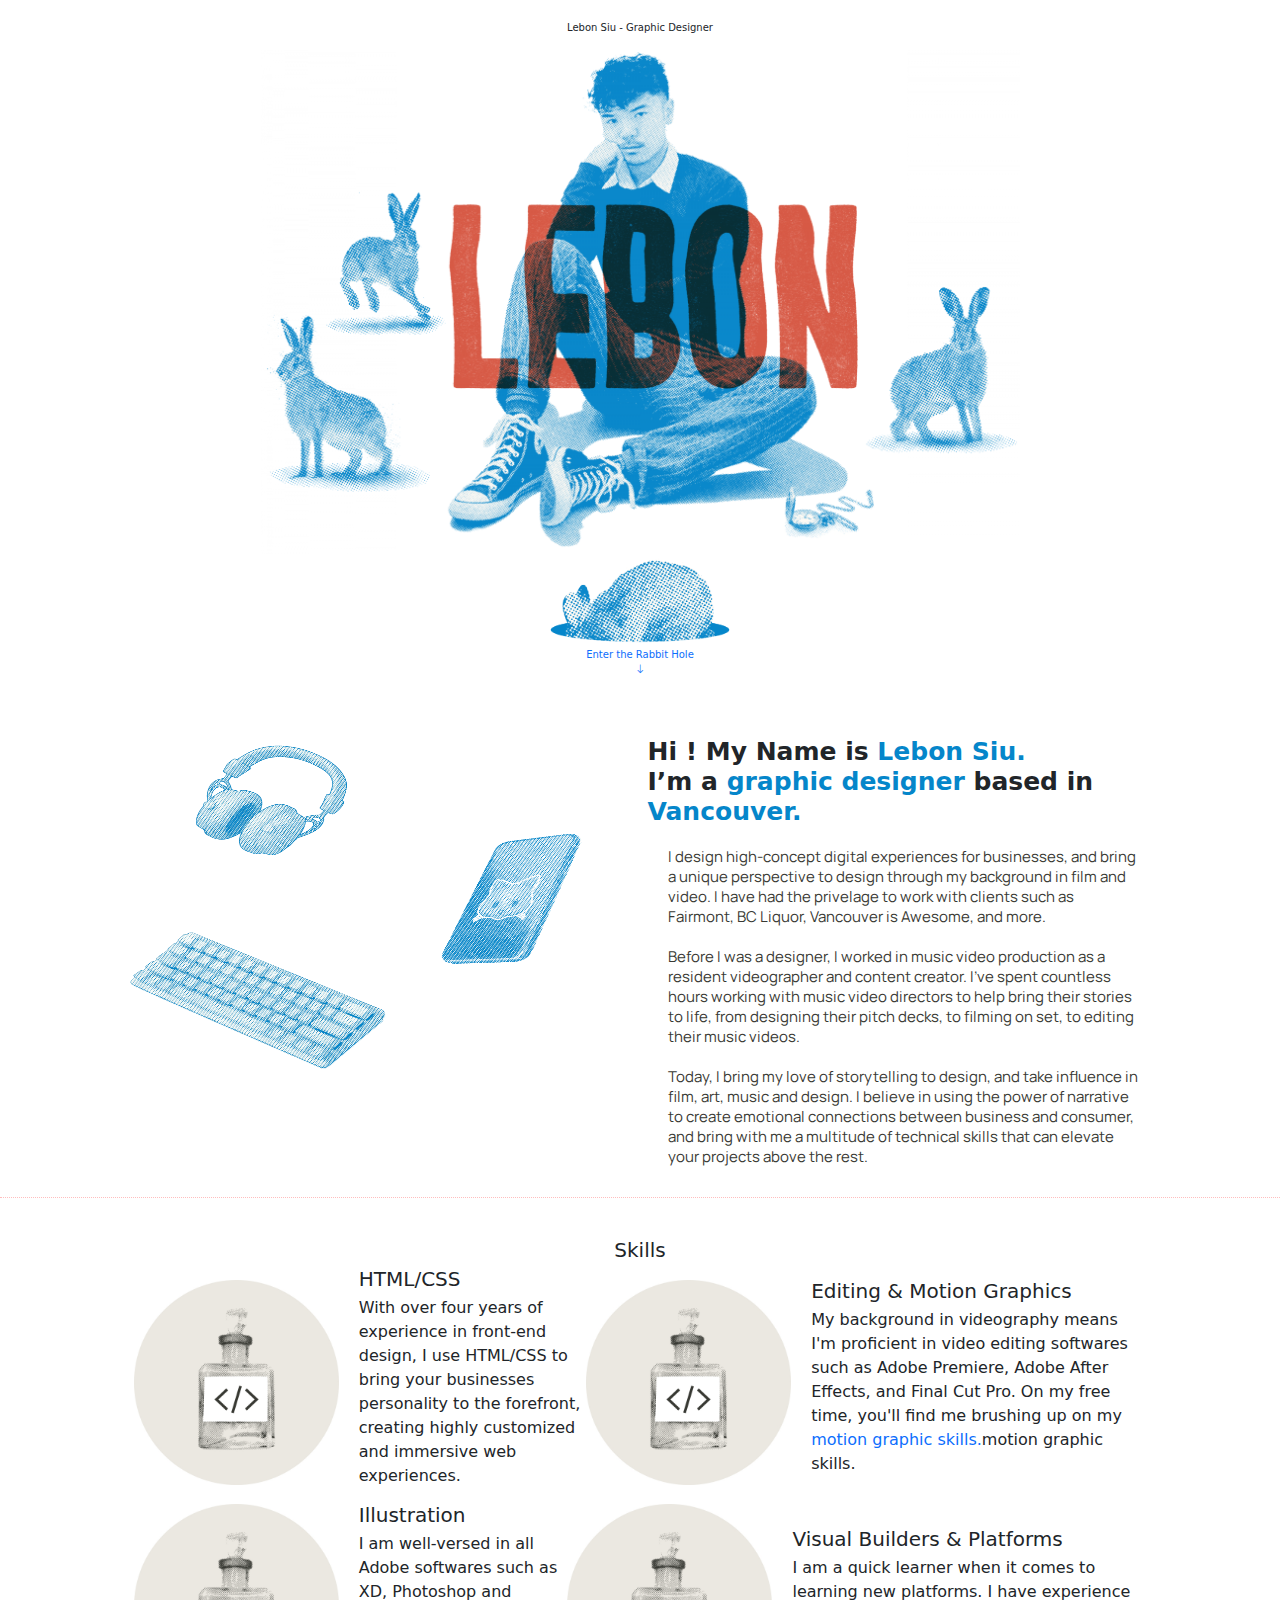
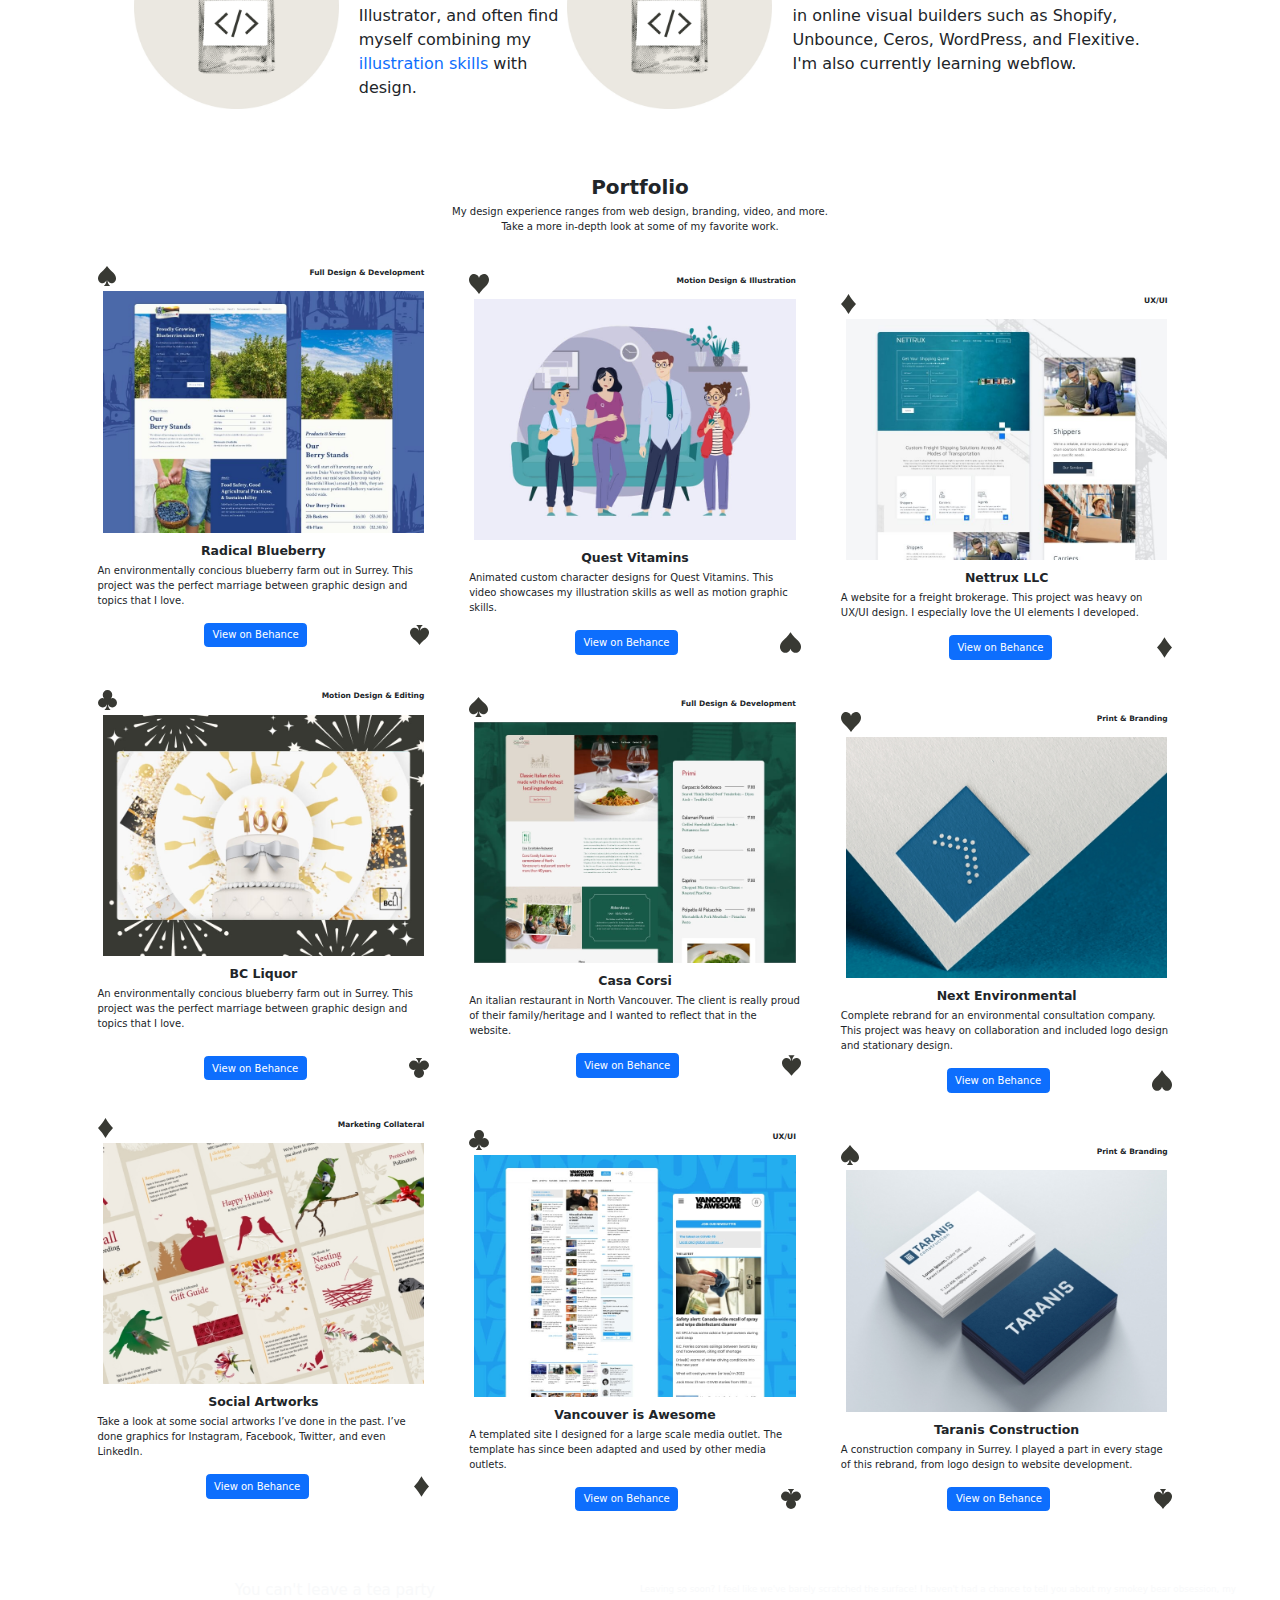
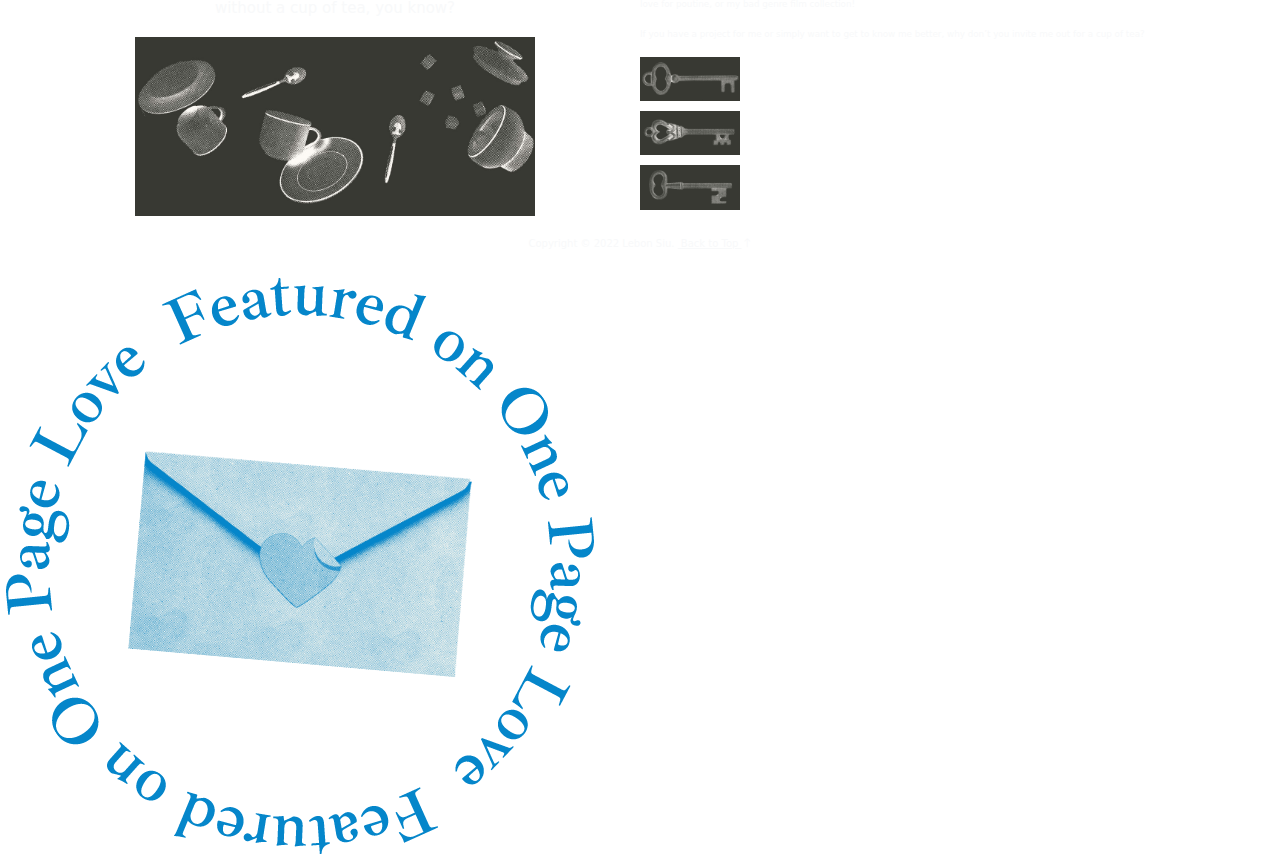
<file: index.html>
<!DOCTYPE html>
<html lang="en">

<head>
  <meta charset="UTF-8">
  <meta http-equiv="X-UA-Compatible" content="IE=edge">
  <meta name="viewport" content="width=device-width, initial-scale=1.0">

  <!-- Bootstrap -->
  <link href="https://cdn.jsdelivr.net/npm/bootstrap@5.1.3/dist/css/bootstrap.min.css" rel="stylesheet">
  <script src="https://cdn.jsdelivr.net/npm/bootstrap@5.1.3/dist/js/bootstrap.bundle.min.js"></script>

  <!-- Google Fonts -->
  <link rel="preconnect" href="https://fonts.googleapis.com">
  <link rel="preconnect" href="https://fonts.gstatic.com" crossorigin>
  <link href="https://fonts.googleapis.com/css2?family=Manrope:wght@300&display=swap" rel="stylesheet">
  <link href="https://fonts.googleapis.com/css2?family=Ibarra+Real+Nova&display=swap" rel="stylesheet">

  <!-- Icons -->
  <link rel="stylesheet" href="https://cdn.jsdelivr.net/npm/bootstrap-icons@1.3.0/font/bootstrap-icons.css">

  <!-- CSS file -->
  <link rel="stylesheet" href="style.css">

  <!-- logo -->
  <link rel="icon" href="images/logo.png" sizes="32x32">

  <title>Lebon Siu</title>

</head>

<body>

  <main>
    <!-- Navigation Bar -->
    <nav id="navbar">
      <header class="d-flex justify-content-center py-1">
        <ul class="nav nav-pills ">
          <li class="nav-item"><a href="#about" class="nav-link text-dark" aria-current="page">About</a></li>
          <li class="nav-item"><a href="#skills" class="nav-link text-dark">Skills</a></li>
          <li class="nav-item"><a href="#portfolio" class="nav-link text-dark">Portfolio</a></li>
          <li class="nav-item"><a href="#contact" class="nav-link text-dark">Contact</a></li>
        </ul>
      </header>
    </nav>

    <!-- Heading -->
    <section id="head" class="container-fluid pt-2 text-center text">
      <div class="row">
        <div class="col p-4">Lebon Siu - Graphic Designer</div>
      </div>
      <div class="row">
        <div class="col">
          <img src="images/cover.png" alt="Image of lebon siu with his name" class="img-fluid mx-auto d-block"
            width="60%">
        </div>
      </div>
      <div class="row">
        <div class="col">
          <img src="images/Burrowing-Rabbit.png" alt="Rabbit looking in a hole" class="head-img" width="200px">
        </div>
      </div>
      <div class="row">
        <a href="#">
          <div class="col ">
            <span class="text-center">Enter the Rabbit Hole <br> <i class="bi bi-arrow-down "></i></span>
          </div>
        </a>
      </div>
    </section>

    <!-- About Section of Page -->

    <section id="about" class="flex-container">
      <div class="flex-items container-fluid">
        <div class="flex-img container-fluid"><img src="images/Floating-Objects.png" class="img-fluid " id="flow"
            alt=""></div>
      </div>
      <div class="flex-items container-fluid">
        <h3>Hi ! My Name is <span>Lebon Siu.</span> <br> I’m a <span>graphic designer</span> based in
          <span>Vancouver.</span>
        </h3>
        <p>I design high-concept digital experiences for businesses, and bring a unique perspective to design through my
          background in film and video. I have had the privelage to work with clients such as Fairmont, BC Liquor,
          Vancouver is Awesome, and more.</p>
        <p>Before I was a designer, I worked in music video production as a resident videographer and content creator.
          I’ve spent countless hours working with music video directors to help bring their stories to life, from
          designing their pitch decks, to filming on set, to editing their music videos.</p>
        <p>Today, I bring my love of storytelling to design, and take influence in film, art, music and design. I
          believe in using the power of narrative to create emotional connections between business and consumer, and
          bring with me a multitude of technical skills that can elevate your projects above the rest.</p>
      </div>
      </div>

    </section>

    <hr class="line">

    <!-- Skills -->
    <section id="skills" class="skill container">
      <div class="skill-heading ">
        <h2 class="text-center pt-5">Skills</h2>
      </div>
      <div class="skill-container ">
        <div class="single-skill " onmouseover="mouseOn(1)" onmouseleave="mouseOff(1)">
          <div class="single-skill-img"><img src="images/skill0.jpg" id="img1" alt="">

          </div>
          <div class="single-skill-text">
            <h2>HTML/CSS</h2>
            <P>
              With over four years of experience in front-end design, I use HTML/CSS to bring your businesses
              personality to the forefront, creating highly customized and immersive web experiences.</P>
          </div>
        </div>
        <div class="single-skill " onmouseover="mouseOn(2)" onmouseleave="mouseOff(2)">
          <div class="single-skill-img"><img src="images/skill0.jpg" id="img2" alt=""></div>
          <div class="single-skill-text">
            <h2>Editing & Motion Graphics</h2>
            <P>
              My background in videography means I'm proficient in video editing softwares such as Adobe Premiere, Adobe
              After Effects, and Final Cut Pro. On my free time, you'll find me brushing up on my <a href="#">motion
                graphic skills.</a>motion graphic skills.
            </P>
          </div>
        </div>
      </div>
      <div class="skill-container py-2 ">
        <div class="single-skill  " onmouseover="mouseOn(3)" onmouseleave="mouseOff(3)">
          <div class="single-skill-img"><img src="images/skill0.jpg" id="img3" alt=""></div>
          <div class="single-skill-text">
            <h2>Illustration</h2>
            <P>
              I am well-versed in all Adobe softwares such as XD, Photoshop and Illustrator, and often find myself
              combining my <a href="#">illustration skills</a> with design.</P>
          </div>
        </div>
        <div class="single-skill" onmouseover="mouseOn(4)" onmouseleave="mouseOff(4)">
          <div class="single-skill-img"><img src="images/skill0.jpg" id="img4" alt=""></div>
          <div class="single-skill-text">
            <h2>Visual Builders & Platforms</h2>
            <P>
              I am a quick learner when it comes to learning new platforms. I have experience in online visual builders
              such as Shopify, Unbounce, Ceros, WordPress, and Flexitive. I'm also currently learning webflow.
            </P>
          </div>
        </div>
      </div>
    </section>

    <!-- Portfolio  -->
    <section id="portfolio" class="my-5">
      <div class="container">
        <div class="text-center pt-5">
          <h2><strong>Portfolio</strong></h2>
          <p class="portfolio-sub-heading">My design experience ranges from web design, branding, video, and
            more.<br>Take a more in-depth look at some of my favorite work.</p>

        </div>
        <!-- ROW 1 -->
        <div class="row container g-3 mt-1">
          <!-- CARD 1 -->
          <div class="col-12 col-lg-4 mt-1 ">
            <div class="card container border-0 pt-4 bg-white g-3">
              <div class="card-header border-0 bg-white d-flex justify-content-between">
                <img src="images/spade-up.svg" alt="" class="">
                <span class="badge badge-light text-dark">Full Design & Development</span>
              </div>
              <img src="images/RadicalBlueberry-Mockup.jpg" alt="" class="mx-4  ">
              <div class="card-body ">
                <h5 class="card-title text-center"><strong>Radical Blueberry</strong></h5>
                <p class="card-text">An environmentally concious blueberry farm out in Surrey. This project was the
                  perfect marriage between graphic design and topics that I love.
                </p>
              </div>
              <div class="card-footer border-0 bg-white d-flex justify-content-between">
                <span>&NonBreakingSpace;</span>
                <button type="button" class="btn btn-primary">View on Behance</button>
                <img src="images/spade-down.svg" alt="">
              </div>
            </div>
          </div>
          <!-- CARD 2 -->
          <div class="col-12 col-lg-4 mt-4">
            <div class="card container border-0 bg-white g-3">
              <div class="card-header border-0 pt-4 bg-white d-flex justify-content-between">
                <img src="images/heart-up.svg" alt="">
                <span class="badge badge-light text-dark">Motion Design & Illustration
                </span>
              </div>
              <img src="images/Quest-Mockup.jpg" alt="" class="mx-4 ">
              <div class="card-body ">
                <h5 class="card-title text-center"><strong>Quest Vitamins</strong></h5>
                <p class="card-text">Animated custom character designs for Quest Vitamins. This video showcases my
                  illustration skills as well as motion graphic skills.
                </p>
              </div>
              <div class="card-footer border-0 bg-white d-flex justify-content-between">
                <span>&NonBreakingSpace;</span>
                <button type="button" class="btn btn-primary">View on Behance</button>
                <img src="images/heart-down.svg" alt="">
              </div>
            </div>
          </div>
          <!-- CARD 3 -->
          <div class="col-12 col-lg-4 mt-5">
            <div class="card container border-0 pt-4 bg-white g-3">
              <div class="card-header border-0 bg-white d-flex justify-content-between">
                <img src="images/diamond-up.svg" alt="">
                <span class="badge badge-secondary text-dark">UX/UI</span>
              </div>
              <img src="images/Nettrux-Mockup.jpg" alt="" class="mx-4">
              <div class="card-body ">
                <h5 class="card-title text-center"><strong>Nettrux LLC</strong></h5>
                <p class="card-text">A website for a freight brokerage. This project was heavy on UX/UI design. I
                  especially love the UI elements I developed.
                </p>
              </div>
              <div class="card-footer border-0 bg-white d-flex justify-content-between">
                <span>&NonBreakingSpace;</span>
                <button type="button" class="btn btn-primary">View on Behance</button>
                <img src="images/diamond-down.svg" alt="">
              </div>
            </div>
          </div>
        </div>

        <!-- ROW 2 -->
        <div class="row container g-3 mt-1">
          <!-- CARD 4 -->
          <div class="col-12 col-lg-4 mt-1 ">
            <div class="card container border-0 pt-4 bg-white g-3">
              <div class="card-header border-0 bg-white d-flex justify-content-between">
                <img src="images/club-up.svg" alt="" class="">
                <span class="badge badge-light text-dark">Motion Design & Editing</span>
              </div>
              <img src="images/BCLiquor-Mockup.jpg" alt="" class="mx-4  ">
              <div class="card-body ">
                <h5 class="card-title text-center"><strong>BC Liquor</strong></h5>
                <p class="card-text">An environmentally concious blueberry farm out in Surrey. This project was the
                  perfect marriage between graphic design and topics that I love.
                </p>
              </div>
              <div class="card-footer border-0 pt-4 bg-white d-flex justify-content-between">
                <span>&NonBreakingSpace;</span>
                <button type="button" class="btn btn-primary">View on Behance</button>
                <img src="images/club-down.svg" alt="">
              </div>
            </div>
          </div>
          <!-- CARD-5 -->
          <div class="col-12 col-lg-4 mt-4">
            <div class="card container border-0 bg-white g-3">
              <div class="card-header border-0 pt-4 bg-white d-flex justify-content-between">
                <img src="images/spade-up.svg" alt="">
                <span class="badge badge-light text-dark">Full Design & Development
                </span>
              </div>
              <img src="images/CasaCorsi-Mockup.jpg" alt="" class="mx-4 ">
              <div class="card-body ">
                <h5 class="card-title text-center"><strong>Casa Corsi</strong></h5>
                <p class="card-text">An italian restaurant in North Vancouver. The client is really proud of their
                  family/heritage and I wanted to reflect that in the website.
              </div>
              <div class="card-footer border-0 bg-white d-flex justify-content-between">
                <span>&NonBreakingSpace;</span>
                <button type="button" class="btn btn-primary">View on Behance</button>
                <img src="images/spade-down.svg" alt="">
              </div>
            </div>
          </div>
          <!-- CARD-6 -->
          <div class="col-12 col-lg-4 mt-5">
            <div class="card container border-0 bg-white g-3">
              <div class="card-header border-0 pt-4 bg-white d-flex justify-content-between">
                <img src="images/heart-up.svg" alt="">
                <span class="badge badge-secondary text-dark">Print & Branding</span>
              </div>
              <img src="images/NextEnvironmental-Mockup-V2.jpg" alt="" class="mx-4">
              <div class="card-body ">
                <h5 class="card-title text-center"><strong>Next Environmental</strong></h5>
                <p class="card-text">Complete rebrand for an environmental consultation company. This project was heavy
                  on collaboration and included logo design and stationary design.
                </p>
              </div>
              <div class="card-footer border-0 bg-white d-flex justify-content-between">
                <span>&NonBreakingSpace;</span>
                <button type="button" class="btn btn-primary">View on Behance</button>
                <img src="images/heart-down.svg" alt="">
              </div>
            </div>
          </div>
        </div>

        <!-- ROW 3 -->
        <div class="row container g-3 mt-1 mb-3">
          <!-- CARD 7 -->
          <div class="col-12 col-lg-4 mt-1 ">
            <div class="card container border-0 bg-white g-3">
              <div class="card-header border-0 pt-4 bg-white d-flex justify-content-between">
                <img src="images/diamond-up.svg" alt="" class="">
                <span class="badge badge-light text-dark">Marketing Collateral</span>
              </div>
              <img src="images/Social-Mockup.jpg" alt="" class="mx-4  ">
              <div class="card-body ">
                <h5 class="card-title text-center"><strong>Social Artworks</strong></h5>
                <p class="card-text">Take a look at some social artworks I’ve done in the past. I’ve done graphics for
                  Instagram, Facebook, Twitter, and even LinkedIn.
                </p>
              </div>
              <div class="card-footer border-0 bg-white d-flex justify-content-between">
                <span>&NonBreakingSpace;</span>
                <button type="button" class="btn btn-primary">View on Behance</button>
                <img src="images/diamond-down.svg" alt="">
              </div>
            </div>
          </div>
          <!-- CARD-8 -->
          <div class="col-12 col-lg-4 mt-4">
            <div class="card container border-0 bg-white g-3">
              <div class="card-header border-0 pt-4 bg-white d-flex justify-content-between">
                <img src="images/club-up.svg" alt="">
                <span class="badge badge-light text-dark">UX/UI
                </span>
              </div>
              <img src="images/VancouverisAwesome-Mockup.jpg" alt="" class="mx-4 ">
              <div class="card-body ">
                <h5 class="card-title text-center"><strong>Vancouver is Awesome</strong></h5>
                <p class="card-text">A templated site I designed for a large scale media outlet. The template has since
                  been adapted and used by other media outlets.
                </p>
              </div>
              <div class="card-footer border-0 bg-white d-flex justify-content-between">
                <span>&NonBreakingSpace;</span>
                <button type="button" class="btn btn-primary">View on Behance</button>
                <img src="images/club-down.svg" alt="">
              </div>
            </div>
          </div>
          <!-- CARD-9 -->
          <div class="col-12 col-lg-4 mt-5">
            <div class="card container border-0 bg-white g-3">
              <div class="card-header border-0 pt-4 bg-white d-flex justify-content-between ">
                <img src="images/spade-up.svg" alt="">
                <span class="badge badge-secondary text-dark">Print & Branding</span>
              </div>
              <img src="images/TaranisConstruction-Mockup-V2.jpg" alt="" class="mx-4">
              <div class="card-body ">
                <h5 class="card-title text-center"><strong>Taranis Construction</strong></h5>
                <p class="card-text">A construction company in Surrey. I played a part in every stage of this rebrand,
                  from logo design to website development.
                </p>
              </div>
              <div class="card-footer border-0 bg-white d-flex justify-content-between">
                <span>&NonBreakingSpace;</span>
                <button type="button" class="btn btn-primary">View on Behance</button>
                <img src="images/spade-down.svg" alt="">
              </div>
            </div>
          </div>
        </div>

      </div>

    </section>

    <!-- Contact Section -->
    <section id="contact">
      <div class="container-fluid ">
        <div id="contact-box" class="row justify-content-center text-light px-5 py-4">
          <div class="col-12 col-lg-6 text-center" style="padding: 20px 40px 0px 40px; box-sizing: border-box;">
            <h4>You can't leave a tea party <br>without a cup of tea, you know?</h4><br>
            <img src="images/Floating-Teacups.jpg" alt="Floating-Teacups" class="img-fluid border-0" id="flow"
              width="400px">
          </div>
          <div id="contact-text" class="col-12 col-lg-6 " style="padding: 20px 0px 0px 0px; box-sizing: border-box;">
            <p class=""><small>Leaving so soon? I feel like we've barely scratched the surface! I haven't had a chance
                to tell you about my smokey bear obsession, my love for poutine, or my bad genre film
                collection!<br><br>
                If you have a project for me or simply want to get to know me better, why don’t you invite me out for a
                cup of tea?</small>
            </p>
            <div class="row  d-flex flex-column justify-content-center">
              <div class="anime">
                <div id="key-link" class="col py-2" style="width: fit-content;">
                  <img src="images/Email-Key.jpg" class="img-fluid" width="100px" alt="email-key">
                  <a href="mailto:hello@lebonsiu.com" style="text-decoration:underline"
                    class=" h5 text-white"><strong>hello@lebonsiu.com</strong></a>
                </div>
                <div id="key-link" class="col py-2 " style="width: fit-content;">
                  <img src="images/LinkedIn-Key.jpg" class="img-fluid" width="100px" alt="linkedin-key">
                  <a href="https://www.linkedin.com/in/lebon-siu/" style="text-decoration:underline"
                    class=" h5 text-white"><strong>LinkedIn</strong></a>
                </div>
                <div id="key-link" class="col py-2 " style="width: fit-content;">
                  <img src="images/BH-Key.jpg" class="img-fluid" width="100px" alt="behance-key">
                  <a href="https://www.behance.net/lebon-siu" style="text-decoration:underline"
                    class=" h5 text-white"><strong>
                      Behance</strong></a>
                </div>
              </div>
            </div>
          </div>
        </div>
      </div>
      </div>

    </section>

    <!-- Page Footer -->
    <footer id="footer" class="text-light text-center position-relative py-2">
      <div class="container-fluid">
        <p class="lead-muted ">
          Copyright &copy; 2022 Lebon Siu.

          <a href="#head" class=" position-relative bottom-2 text-light text-decoration-underline  ">
            &NonBreakingSpace;Back to Top
            <i class="bi bi-arrow-up"></i>

          </a>
        </p>
      </div>

    </footer>

    <div class="mail-feature">
      <a href="#"><img src="images/Featured-Button.png" alt=""></a>
    </div>


  </main>
  <script>
    // When the user scrolls down 20px from the top of the document, slide down the navbar
    // When the user scrolls to the top of the page, slide up the navbar (50px out of the top view)
    window.onscroll = function () { scrollFunction() };

    function scrollFunction() {
      if (document.body.scrollTop > 150 || document.documentElement.scrollTop > 150) {
        document.getElementById("navbar").style.top = "0";
      } else {
        document.getElementById("navbar").style.top = "-50px";
      }
    }

    function mouseOn(x) {
      switch (x) {
        case 1: document.getElementById('img1').src = "images/skill1.gif"
          break;
        case 2: document.getElementById('img2').src = "images/skill2.gif"
          break;
        case 3: document.getElementById('img3').src = "images/skill3.gif"
          break;
        case 4: document.getElementById('img4').src = "images/skill4.gif"
      }

    }

    function mouseOff(y) {
      switch (y) {
        case 1: document.getElementById('img1').src = "images/skill0.jpg"
          break;
        case 2: document.getElementById('img2').src = "images/skill0.jpg"
          break;
        case 3: document.getElementById('img3').src = "images/skill0.jpg"
          break;
        case 4: document.getElementById('img4').src = "images/skill0.jpg"
      }
    }


  </script>


</body>

</html>
</file>
<file: style.css>
/* All file CSS */
*,*::after,*::before{
    margin: 0;
    padding: 0;
    border: 0;
    outline: 0;
    font-size: 100%;
    -ms-text-size-adjust: 100%;
    -webkit-text-size-adjust: 100%;
    vertical-align: baseline;
    background: transparent;
}
html{
    font-size: 62.5%;
}

/* Heading/Banner CSS */
#head{
    /* background-image: url(./img/bgimg.jpg); */
    /* background-color: rgb(243, 219, 180); */
    background-image: url("http://lebonsiu.com/wp-content/uploads/2021/12/Halftones.jpg");
}

nav{
    display: none;
}
.txt{
    text-align: center;
    font-size: 2.5rem;
}
.txt-co{
    color: #0586ca;
    font-size: 1.6rem;
    padding-right: 200vh;
    text-align: center;
}


a{
    text-decoration: none;
}

/* About */
.flex-container{
    display: flex;
    padding: 0 7%;
    margin-top: 6rem;
    background-color: white;
}


.flex-container .flex-items .flex-img img{
    height:350px;
    width:950px;
    background-image: url("http://lebonsiu.com/wp-content/uploads/2021/12/Rabbithole-Typography.svg");
    background-position: center;
    background-size: contain;
    background-repeat: no-repeat;
}
.flex-container .flex-items h3{
    font-size: 2.5rem;
    font-weight: bold;

}

.flex-container .flex-items h3 span{
    color: #0586ca;
}
.flex-container .flex-items p{
    font-family: 'Manrope',sans-serif;
    color: #383933;
    font-size: 1.5rem;
    font-weight: 400;
    line-height: 20px!important;
    margin: 20px;
    padding-right:25px
}

/* Horizontal Line */
.line{
     border-top: 1px dotted red;
}

/* Skills */
.skill-container{
    display:flex;
    padding: 0 5%;
    
}

.single-skill{
    display: flex;
    justify-content: center;
    align-items: center;
}

.single-skill-img img{
    width: 25vh;
    padding-right: 2rem;
}
.single-skill-text{
    
    font-size: medium;
    width:65%;
}
</file>
